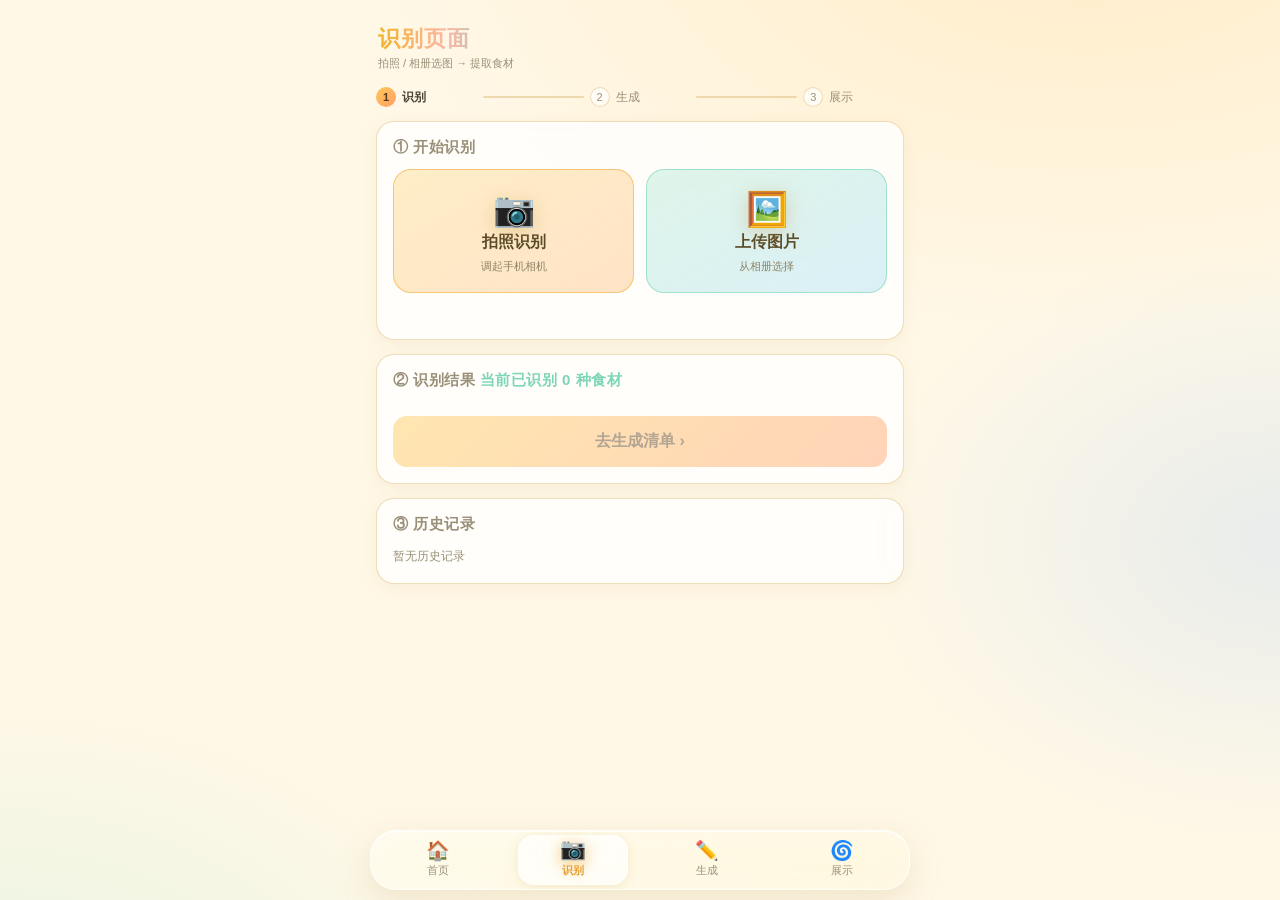
<file: scan.html>
<!DOCTYPE html>
<html lang="zh-CN">
<head>
<meta charset="UTF-8">
<meta name="viewport" content="width=device-width, initial-scale=1.0, maximum-scale=1.0, user-scalable=no, viewport-fit=cover">
<meta name="theme-color" content="#FFF8E7">
<meta name="apple-mobile-web-app-capable" content="yes">
<title>识别 · 流体小票</title>
<link rel="manifest" href="manifest.webmanifest">
<link rel="apple-touch-icon" href="icon.png">
<link rel="stylesheet" href="style.css">
</head>
<body>
<div class="wrap">
  <header>
    <div class="ht">
      <h1>识别页面</h1>
      <p class="sub">拍照 / 相册选图 → 提取食材</p>
    </div>
  </header>

  <!-- 步骤条 -->
  <div class="steps">
    <div class="step active"><span class="dot">1</span>识别</div>
    <div class="step-line"></div>
    <div class="step"><span class="dot">2</span>生成</div>
    <div class="step-line"></div>
    <div class="step"><span class="dot">3</span>展示</div>
  </div>

  <!-- 获取食材 -->
  <div class="card">
    <h2>① 开始识别</h2>
    <div class="scan-actions">
      <label class="scan-choice cam">
        <span class="sc-ico">📷</span>
        <span class="sc-main">拍照识别</span>
        <span class="sc-sub">调起手机相机</span>
        <input type="file" accept="image/*" capture="environment" id="camera-input">
      </label>
      <label class="scan-choice gal">
        <span class="sc-ico">🖼️</span>
        <span class="sc-main">上传图片</span>
        <span class="sc-sub">从相册选择</span>
        <input type="file" accept="image/*" id="gallery-input">
      </label>
    </div>
    <div id="preview"></div>
    <div class="status" id="status"></div>
  </div>

  <!-- 识别结果 -->
  <div class="card">
    <h2>② 识别结果 <span id="counters" style="color:var(--accent2);"></span></h2>
    <div class="tags" id="tags"><p class="hint" style="margin:0;">暂无，识别后自动出现在这里（可点 × 删除）</p></div>
    <div class="foot-actions">
      <button class="big-btn" id="nextBtn" disabled>去生成清单 ›</button>
    </div>
  </div>

  <!-- 历史 -->
  <div class="card">
    <h2>③ 历史记录</h2>
    <div id="history"></div>
  </div>
</div>

<!-- 底部导航 -->
<nav class="tabbar"><div class="tb-in">
  <a data-tab="home" href="index.html"><span class="ti">🏠</span>首页</a>
  <a data-tab="scan" href="scan.html"><span class="ti">📷</span>识别</a>
  <a data-tab="edit" href="edit.html"><span class="ti">✏️</span>生成</a>
  <a data-tab="show" href="show.html"><span class="ti">🌀</span>展示</a>
</div></nav>

<!-- OCR 库（本地优先，失败自动切备用源） -->
<script src="lib/tesseract.min.js"></script>
<script src="app.js"></script>
<script>FC.initScan();</script>
<script>
if('serviceWorker' in navigator){ navigator.serviceWorker.register('sw.js').catch(function(){}); }
</script>
</body>
</html>
</file>
<file: style.css>
:root{
  /* 小清新 · 淡黄奶油主色 */
  --bg:#FFF8E7;
  --panel:rgba(255,255,255,.78);
  --line:rgba(224,194,132,.55);
  --txt:#4A4438;
  --sub:#9A9079;
  --accent:#FFC857;      /* 主色 · 暖黄 */
  --accent2:#7ED6B8;     /* 薄荷绿 */
  --accent3:#FFB5A7;     /* 蜜桃 */
  --accent4:#AED9F0;     /* 天蓝 */
  --danger:#E8786E; --ok:#72C9A0; --radius:18px;
  --deep-ok:#1F5C46;
}
*{box-sizing:border-box; -webkit-tap-highlight-color:transparent;}
html,body{margin:0;padding:0;}
body{
  font-family:-apple-system,BlinkMacSystemFont,"PingFang SC","Microsoft YaHei",sans-serif;
  background:
    radial-gradient(1200px 700px at 85% -10%, rgba(255,205,120,.28), transparent 60%),
    radial-gradient(900px 600px at 0% 115%, rgba(174,232,208,.30), transparent 55%),
    radial-gradient(700px 500px at 100% 60%, rgba(189,214,244,.34), transparent 60%),
    var(--bg);
  color:var(--txt); min-height:100vh; padding-bottom:104px;
}
.wrap{max-width:560px;margin:0 auto;padding:16px 16px 40px;}
header{display:flex;align-items:center;justify-content:space-between;padding:8px 2px 14px;}
header .ht{display:flex;flex-direction:column;gap:2px;}
header h1{margin:0;font-size:22px;font-weight:700;letter-spacing:1px;
  background:linear-gradient(90deg,#F0B429,var(--accent3),var(--accent2));
  -webkit-background-clip:text;background-clip:text;color:transparent;}
header .sub{margin:0;font-size:11px;color:var(--sub);}
.card{background:var(--panel);border:1px solid var(--line);border-radius:var(--radius);
  padding:16px;margin-bottom:14px;
  box-shadow:0 4px 16px rgba(200,168,96,.12);
  backdrop-filter:blur(10px); -webkit-backdrop-filter:blur(10px);}
.card h2{margin:0 0 12px;font-size:15px;color:var(--sub);font-weight:600;letter-spacing:.5px;}
.row{display:flex;gap:10px;flex-wrap:wrap;}
.btn{flex:1;min-width:110px;border:1px solid var(--line);background:rgba(255,255,255,.65);
  color:var(--txt);border-radius:12px;padding:13px 10px;font-size:14px;text-align:center;cursor:pointer;
  display:flex;flex-direction:column;align-items:center;gap:4px;transition:.2s;}
.btn .ico{font-size:20px;}
.btn:hover,.btn:active{background:rgba(255,255,255,.95);}
.btn.primary{background:linear-gradient(135deg,var(--accent),#FF9F68);border:none;color:#56391A;font-weight:700;}
.btn.primary:disabled{opacity:.5;}
.btn.ghost{flex:0 0 auto;padding:13px 18px;font-size:13px;flex-direction:row;}
.btn.sm{flex:0 0 auto;padding:9px 14px;font-size:12.5px;flex-direction:row;}
.big-btn{display:block;width:100%;border:none;background:linear-gradient(135deg,var(--accent),#FF9F68);
  color:#56391A;border-radius:14px;padding:15px;font-size:16px;font-weight:700;text-align:center;cursor:pointer;transition:.2s;}
.big-btn:disabled{opacity:.45;cursor:default;}
.big-btn:active{transform:scale(.99);}
.big-btn.sec{background:linear-gradient(135deg,rgba(255,255,255,.9),rgba(255,246,224,.85));color:var(--txt);border:1px solid var(--line);}
textarea{width:100%;min-height:96px;background:rgba(255,255,255,.82);color:var(--txt);
  border:1px solid var(--line);border-radius:12px;padding:10px 12px;font-size:14px;resize:vertical;
  font-family:inherit;line-height:1.6;}
textarea::placeholder{color:#B8AC92;}
#preview{display:none;margin-top:12px;border-radius:12px;overflow:hidden;border:1px solid var(--line);}
#preview img{width:100%;display:block;}
.status{font-size:13px;color:var(--sub);margin-top:10px;min-height:20px;line-height:1.5;}
.status.done{color:#2F8F6E;}
.status.err{color:var(--danger);}
.tags{display:flex;flex-wrap:wrap;gap:8px;margin-top:10px;}
.tag{background:rgba(255,200,120,.25);border:1px solid rgba(240,178,72,.6);color:#A16207;
  border-radius:20px;padding:4px 12px;font-size:12.5px;display:flex;align-items:center;gap:6px;}
.tag button{background:none;border:none;color:var(--danger);font-size:15px;cursor:pointer;padding:0 2px;}
.chip{background:rgba(174,232,208,.3);border:1px solid rgba(126,214,184,.6);color:#2F7F63;
  border-radius:20px;padding:5px 12px;font-size:12.5px;margin:0 8px 6px 0;display:inline-block;}
.hint{font-size:12px;color:var(--sub);line-height:1.7;margin:6px 0 0;}
input[type=file]{display:none;}

/* ============ 步骤条 ============ */
.steps{display:flex;align-items:center;gap:6px;padding:2px 0 14px;}
.step{flex:1;display:flex;align-items:center;gap:6px;font-size:12px;color:var(--sub);}
.step .dot{width:20px;height:20px;border-radius:50%;border:1px solid var(--line);color:var(--sub);
  font-size:11px;display:flex;align-items:center;justify-content:center;flex:0 0 auto;
  background:rgba(255,255,255,.7);}
.step.active{color:var(--txt);font-weight:600;}
.step.active .dot{background:linear-gradient(135deg,var(--accent),#FF9F68);border:none;color:#56391A;font-weight:700;}
.step.done .dot{background:rgba(174,232,208,.55);border-color:var(--accent2);color:#1F5C46;}
.step-line{flex:1;height:2px;background:var(--line);border-radius:2px;}
.steps.two .step-line{flex:0 0 22px;}

/* ============ 底部导航（镂空玻璃态） ============ */
.tabbar{position:fixed;left:10px;right:10px;z-index:50;max-width:540px;margin:0 auto;
  bottom:calc(10px + env(safe-area-inset-bottom,0px));
  background:linear-gradient(160deg, rgba(255,255,255,.44), rgba(255,248,232,.26));
  border:1px solid rgba(255,255,255,.72);
  border-radius:26px;
  box-shadow:0 10px 32px rgba(180,150,80,.20), inset 0 1px 0 rgba(255,255,255,.9);
  backdrop-filter:blur(22px) saturate(175%); -webkit-backdrop-filter:blur(22px) saturate(175%);
  overflow:hidden;}
.tabbar::before{content:"";position:absolute;left:8%;right:8%;top:0;height:1px;z-index:2;
  background:linear-gradient(90deg,transparent,rgba(255,255,255,.96),transparent);}
.tabbar .tb-in{max-width:540px;margin:0 auto;display:flex;position:relative;z-index:1;}
.tabbar a{flex:1;display:flex;flex-direction:column;align-items:center;gap:3px;
  padding:10px 0 11px;color:var(--sub);text-decoration:none;font-size:11px;position:relative;
  transition:color .25s ease, transform .16s ease;}
.tabbar a .ti{font-size:19px;line-height:1;
  transition:transform .25s cubic-bezier(.34,1.56,.64,1), filter .25s ease;}
.tabbar a:active{transform:scale(.96);}
.tabbar a.on{color:#E89B2E;font-weight:600;text-shadow:0 1px 8px rgba(255,220,150,.4);}
.tabbar a.on .ti{transform:translateY(-2px) scale(1.10);
  filter:drop-shadow(0 3px 7px rgba(240,180,80,.6));}
.tabbar a.on::after{content:"";position:absolute;inset:4px 12px;z-index:-1;border-radius:16px;
  background:rgba(255,255,255,.55);
  box-shadow:0 2px 12px rgba(200,160,70,.20), inset 0 0 0 1px rgba(255,255,255,.65);
  backdrop-filter:blur(6px); -webkit-backdrop-filter:blur(6px);
  animation:navPop .30s cubic-bezier(.34,1.56,.64,1) both;}
@keyframes navPop{0%{transform:scale(.55);opacity:0;}100%{transform:scale(1);opacity:1;}}

/* ============ 首页 ============ */
.hero{text-align:center;padding:34px 16px 18px;}
.hero .logo{font-size:46px;display:block;margin-bottom:10px;
  animation:floatY 3.6s ease-in-out infinite;}
@keyframes floatY{0%,100%{transform:translateY(0);}50%{transform:translateY(-8px);}}
.hero h2{margin:6px 0;font-size:20px;letter-spacing:1px;
  background:linear-gradient(90deg,#F0A32E,var(--accent3),var(--accent2));
  -webkit-background-clip:text;background-clip:text;color:transparent;}
.hero p{margin:6px auto 0;font-size:13px;color:var(--sub);max-width:300px;line-height:1.7;}
.home-card{display:flex;align-items:center;gap:14px;padding:16px;margin-bottom:12px;}
.home-card .hc-ico{width:52px;height:52px;flex:0 0 auto;border-radius:16px;font-size:25px;
  display:flex;align-items:center;justify-content:center;
  background:rgba(255,200,120,.32);border:1px solid rgba(240,178,72,.6);}
.home-card h3{margin:0 0 4px;font-size:16px;}
.home-card p{margin:0;font-size:12px;color:var(--sub);line-height:1.6;}
.home-card .hc-go{margin-left:auto;color:var(--sub);font-size:20px;}
.home-card:hover{background:rgba(255,255,255,.95);}
.home-note{padding:14px 16px;}
.home-note h4{margin:0 0 10px;font-size:14px;color:var(--sub);}

/* ============ 灵动岛舞台（展示页） ============ */
.stage{position:relative;border-radius:var(--radius);overflow:hidden;border:1px solid var(--line);
  min-height:120px;
  background:
    radial-gradient(500px 300px at 20% 10%, rgba(255,200,120,.40), transparent 60%),
    radial-gradient(420px 320px at 85% 85%, rgba(174,232,208,.38), transparent 60%),
    radial-gradient(300px 260px at 70% 15%, rgba(255,181,167,.30), transparent 60%),
    #FFF9E8;}
.stage::before{content:"";position:absolute;inset:-40%;pointer-events:none;
  background:
    radial-gradient(60% 40% at 30% 40%, rgba(255,215,150,.35), transparent 70%),
    radial-gradient(50% 35% at 70% 60%, rgba(160,225,195,.30), transparent 70%);
  animation:flow 12s ease-in-out infinite;}
@keyframes flow{
  0%,100%{transform:translate(0,0) scale(1);}
  33%{transform:translate(3%,-3%) scale(1.05);}
  66%{transform:translate(-3%,2%) scale(.98);}
}
.island{position:relative;z-index:3;margin:14px auto 4px;width:210px;height:34px;
  border-radius:20px;background:#111118;box-shadow:0 2px 16px rgba(120,90,30,.28), inset 0 0 0 1px rgba(255,255,255,.10);
  display:flex;align-items:center;justify-content:center;gap:8px;overflow:hidden;}
.island-ico{font-size:15px;}
.island-text{font-size:13px;font-weight:600;color:#FFF9EC;white-space:nowrap;}
.island-count{font-size:11px;color:#FFF3D6;background:rgba(255,200,120,.30);
  border-radius:10px;padding:1px 8px;}
.island-wave{position:absolute;inset:0;z-index:-1;opacity:.5;pointer-events:none;
  background:linear-gradient(90deg,transparent,rgba(255,214,140,.75),transparent);
  background-size:200% 100%;animation:islandShift 3.5s linear infinite;}
@keyframes islandShift{0%{background-position:200% 0;}100%{background-position:-200% 0;}}
.list{position:relative;z-index:2;padding:12px 10px 20px;}
.list-empty{width:100%;text-align:center;color:#B4A887;font-size:14px;line-height:1.9;padding:50px 10px;}

/* 单行：名称 数量 方框（奶油糖果卡片） */
.row-item{position:relative;display:flex;align-items:center;gap:10px;width:100%;
  background:linear-gradient(160deg, rgba(255,255,255,.96), rgba(255,248,232,.92));
  border:1px solid rgba(240,208,150,.65);
  border-radius:16px;padding:10px 12px;margin-bottom:10px;
  box-shadow:0 3px 12px rgba(190,158,90,.16);
  transition:border-color .2s;cursor:pointer;}
.row-item::before{content:"";position:absolute;top:5px;left:20px;width:34px;height:9px;
  background:rgba(255,255,255,.85);border-radius:50%;filter:blur(3px);pointer-events:none;}
.row-item:active{transform:scale(.99);}
.r-name{flex:0 0 auto;min-width:64px;font-size:15px;font-weight:700;color:#5A4B28;text-shadow:0 1px 0 rgba(255,255,255,.7);}
.r-qty{flex:1;margin:0 4px;min-width:0;}
.qty-input{width:100%;background:rgba(255,255,255,.9);border:1px solid rgba(228,200,138,.7);
  color:var(--txt);border-radius:10px;padding:8px 10px;font-size:14px;text-align:center;outline:none;
  font-family:inherit;-webkit-appearance:none;}
.qty-input:focus{border-color:var(--accent);background:#fff;}
.qty-input::placeholder{color:#B8AC92;font-size:12.5px;}
.box{width:28px;height:28px;border-radius:9px;border:2px solid rgba(210,175,105,.8);
  flex:0 0 auto;display:flex;align-items:center;justify-content:center;
  font-size:17px;font-weight:700;color:transparent;
  background:rgba(255,255,255,.75);transition:.18s;cursor:pointer;}
.row-item.done{border-color:var(--ok);
  background:linear-gradient(160deg, rgba(198,244,222,.55), rgba(235,250,242,.7));}
.row-item.done .box{border-color:var(--ok);background:var(--ok);color:#FFF;animation:checkPop .3s ease;}
.row-item.done .r-name{opacity:.7;text-decoration:line-through;text-decoration-color:var(--accent2);text-decoration-thickness:2px;}
@keyframes checkPop{0%{transform:scale(.4);}70%{transform:scale(1.25);}100%{transform:scale(1);}}
.row-item.pop{pointer-events:none;animation:rowPop .55s ease-in forwards;}
@keyframes rowPop{
  0%{opacity:1;transform:scale(1);filter:blur(0);}
  35%{opacity:1;transform:scale(1.04);filter:blur(1px);}
  100%{opacity:0;transform:translateY(-34px) scale(.6);filter:blur(7px);}
}
.row-item.pop::after{content:"";position:absolute;left:70%;top:50%;width:10px;height:10px;border-radius:50%;
  background:radial-gradient(circle,var(--accent),transparent 70%);
  animation:dropKf .5s ease-out forwards;}
@keyframes dropKf{
  0%{opacity:1;transform:translate(-50%,-50%) scale(1);}
  100%{opacity:0;transform:translate(calc(-50% + 40px), calc(-50% - 34px)) scale(.2);}
}
.meta{font-size:12px;color:var(--sub);margin-top:10px;display:flex;justify-content:space-between;align-items:center;}
.meta button{background:rgba(255,255,255,.7);border:1px solid var(--line);color:var(--sub);border-radius:8px;padding:4px 10px;font-size:12px;cursor:pointer;}
.meta button:disabled{opacity:.35;cursor:default;}
.legend{font-size:11px;color:#A69C82;margin-top:8px;line-height:1.6;}

/* ============ 生成页清单编辑 ============ */
.edit-item{display:flex;align-items:center;gap:10px;padding:9px 12px;margin-bottom:9px;
  background:rgba(255,255,255,.7);border:1px solid var(--line);border-radius:14px;}
.edit-item .e-name{flex:0 0 auto;min-width:74px;font-size:14.5px;font-weight:600;color:#5A4B28;}
.edit-item .e-qty{flex:1;min-width:0;}
.edit-item .qty-input{text-align:left;padding:7px 10px;font-size:13.5px;}
.edit-item .e-del{flex:0 0 auto;width:30px;height:30px;border-radius:9px;border:1px solid rgba(232,120,110,.5);
  background:rgba(255,236,233,.6);color:var(--danger);font-size:15px;cursor:pointer;display:flex;align-items:center;justify-content:center;}
.foot-actions{display:flex;gap:10px;margin-top:14px;}
.foot-actions .big-btn{flex:1;}

/* 历史列表 */
.hist-item{padding:8px 0;border-bottom:1px solid var(--line);font-size:13px;}
.hist-item .h-time{color:var(--sub);font-size:11px;}

/* ============ 页面切换动画 ============ */
/* 支持 View Transitions 的浏览器（Chrome/Edge 126+、Safari 18+）页面间自动丝滑过渡；
   不支持的浏览器静默跳过，不影响使用 */
@view-transition { navigation: auto; }
::view-transition-old(root){ animation:vtOld .32s cubic-bezier(.4,0,.2,1) both; }
::view-transition-new(root){ animation:vtNew .32s cubic-bezier(.4,0,.2,1) both; }
@keyframes vtOld{ from{opacity:1;transform:translateX(0) scale(1);} to{opacity:0;transform:translateX(-7%) scale(.985);} }
@keyframes vtNew{ from{opacity:0;transform:translateX(7%) scale(.985);} to{opacity:1;transform:translateX(0) scale(1);} }

/* 页面首次加载内容上浮入场 */
@keyframes riseIn{from{opacity:0;transform:translateY(16px);}to{opacity:1;transform:translateY(0);}}
.wrap>header{animation:riseIn .38s cubic-bezier(.22,.9,.24,1) both;}
.wrap>.hero{animation:riseIn .42s cubic-bezier(.22,.9,.24,1) both;}
.wrap>.steps{animation:riseIn .38s cubic-bezier(.22,.9,.24,1) both;}
.wrap>.card{animation:riseIn .40s cubic-bezier(.22,.9,.24,1) both;}

/* 系统开启“减少动态效果”时全部关闭，保证舒适性 */
@media (prefers-reduced-motion: reduce){
  .tabbar,.tabbar a,.tabbar a.on,.tabbar a.on::after,.wrap>*{animation:none !important;transition:none !important;}
}

/* ============ v6：历史记录下拉表格 / 名称编辑 / 新增按钮 ============ */
.hist-tbl{width:100%;border-collapse:collapse;font-size:12.5px;}
.hist-tbl th{text-align:left;color:var(--sub);font-weight:600;font-size:11px;padding:4px 6px;border-bottom:1px solid var(--line);}
.hist-tbl .h-cnt-h{width:56px;text-align:center;}
.hist-tbl .h-op{width:64px;text-align:right;}
.hist-row td{padding:9px 6px;border-bottom:1px dashed rgba(224,194,132,.45);cursor:pointer;transition:background .2s;}
.hist-row:hover td{background:rgba(255,248,232,.7);}
.hist-row.open td{border-bottom:none;}
.h-chev{display:inline-block;width:18px;color:var(--sub);transition:transform .22s;font-size:10px;}
.hist-row.open .h-chev{transform:rotate(180deg);color:var(--accent);}
.h-time{font-weight:600;color:#7A6A44;}
.h-cnt{text-align:center;color:var(--sub);}
.h-btn{background:rgba(255,255,255,.75);border:1px solid var(--line);color:#E89B2E;border-radius:9px;padding:3px 11px;font-size:12px;cursor:pointer;transition:.2s;}
.h-btn:active{transform:scale(.96);}
.hist-detail{display:none;}
.hist-detail td{padding:2px 6px 10px;}
.hist-detail.open{display:table-row;}
.h-detail{display:flex;flex-wrap:wrap;gap:6px;background:rgba(255,248,232,.65);border-radius:12px;padding:9px;}
.h-chip{cursor:pointer;margin:0;transition:transform .15s;}
.h-chip:active{transform:scale(.95);}
.e-name-inp{width:100%;min-width:76px;background:transparent;border:none;border-bottom:1.5px dashed rgba(124,108,101,.35);color:#5A4B28;font-weight:700;font-size:14.5px;padding:2px 2px 4px;outline:none;font-family:inherit;}
.e-name-inp:focus{border-color:var(--accent);}
.add-row-btn{display:block;width:100%;margin-top:10px;padding:11px;border:1.5px dashed rgba(240,178,72,.65);background:rgba(255,255,255,.55);color:#B7791F;border-radius:12px;font-size:13.5px;cursor:pointer;text-align:center;transition:.2s;font-family:inherit;}
.add-row-btn:hover{background:rgba(255,255,255,.85);color:#E89B2E;}
.add-row-btn:active{transform:scale(.98);}

/* ============ v7：生成页按钮统一 / 历史下拉+左滑删除 / 出发提示框 ============ */
/* 生成页三个小按钮：等宽、单行、图标+文字一致 */
.mini-actions{display:flex;gap:8px;}
.mini-actions .btn{flex:1;min-width:0;flex-direction:row;align-items:center;justify-content:center;
  gap:5px;padding:11px 4px;font-size:12.5px;white-space:nowrap;border-radius:12px;color:var(--sub);}
.mini-actions .btn .mico{font-size:15px;line-height:1;}
.mini-actions .btn.hot{background:linear-gradient(135deg,rgba(255,200,120,.50),rgba(255,240,210,.72));
  border-color:rgba(240,178,72,.75);color:#9A6210;font-weight:600;}
.mini-actions .btn.danger{color:#C05B4F;}

/* 历史记录：下拉菜单折叠条 */
.hist-bar{display:flex;width:100%;align-items:center;justify-content:space-between;gap:8px;
  border:1px solid var(--line);background:linear-gradient(160deg,rgba(255,255,255,.9),rgba(255,248,232,.75));
  border-radius:12px;padding:10px 12px;font-size:13px;font-weight:600;color:#7A6A44;
  cursor:pointer;font-family:inherit;margin-bottom:8px;transition:.2s;}
.hist-bar:active{transform:scale(.99);}
.hist-bar .ht-chev{color:var(--accent);font-size:12px;transition:transform .22s;}
.hist-bar.collapsed .ht-chev{transform:rotate(-90deg);}

/* 历史条目：左滑删除容器 */
.h-swipe{position:relative;overflow:hidden;border-radius:14px;margin-bottom:10px;
  border:1px solid rgba(228,200,138,.55);background:#fff;touch-action:pan-y;}
.h-del{position:absolute;top:0;right:0;bottom:0;width:76px;border:none;
  background:linear-gradient(135deg,#FF8E7A,#E8604F);color:#fff;font-size:13px;font-weight:700;cursor:pointer;
  display:flex;align-items:center;justify-content:center;letter-spacing:1px;}
.h-main{position:relative;z-index:1;background:rgba(255,255,255,.97);will-change:transform;}
.h-swipe.open .h-main{transform:translateX(-76px);}
.h-head{display:flex;align-items:center;gap:8px;padding:12px;cursor:pointer;background:rgba(255,255,255,.97);}
.h-head:active{background:rgba(255,248,232,.85);}
.h-head .h-chev{width:14px;color:var(--sub);transition:transform .22s;font-size:10px;flex:0 0 auto;}
.h-head .h-time{flex:1;font-size:13px;font-weight:600;color:#7A6A44;
  white-space:nowrap;overflow:hidden;text-overflow:ellipsis;text-align:left;}
.h-head .h-cnt{color:var(--sub);font-size:12px;flex:0 0 auto;}
.h-head .h-btn{flex:0 0 auto;background:rgba(255,255,255,.75);border:1px solid var(--line);color:#E89B2E;
  border-radius:9px;padding:3px 11px;font-size:12px;cursor:pointer;transition:.2s;}
.h-head .h-btn:active{transform:scale(.96);}
.h-detail{display:none;padding:0 12px 12px;background:rgba(255,255,255,.97);}
.h-detail.open{display:block;}
.h-detail-in{background:rgba(255,248,232,.7);border-radius:12px;padding:9px;display:flex;flex-wrap:wrap;gap:6px;}
.h-detail-in .h-chip{margin:0;cursor:pointer;transition:transform .15s;}
.h-detail-in .h-chip:active{transform:scale(.95);}

/* 出发提示框（全部备好后弹出） */
.finish-overlay{position:fixed;inset:0;z-index:100;display:flex;align-items:center;justify-content:center;
  background:rgba(64,47,14,.45);backdrop-filter:blur(8px);-webkit-backdrop-filter:blur(8px);
  animation:riseIn .35s ease both;padding:20px;}
.finish-overlay[hidden]{display:none;}
.finish-card{width:100%;max-width:340px;background:linear-gradient(165deg,#FFFDF4,#FFF3D6);
  border:1px solid rgba(255,200,120,.85);border-radius:24px;padding:26px 20px 20px;text-align:center;
  box-shadow:0 18px 50px rgba(120,80,10,.35), inset 0 0 0 2px rgba(255,255,255,.65);
  position:relative;overflow:hidden;}
.finish-card::before{content:"";position:absolute;left:50%;top:50%;width:220%;height:220%;
  transform:translate(-50%,-50%);
  background:conic-gradient(from 0deg, rgba(255,185,90,.16), transparent 30%, rgba(126,214,184,.16), transparent 60%, rgba(174,217,240,.16), transparent 85%);
  animation:spinKf 7s linear infinite;pointer-events:none;}
@keyframes spinKf{to{transform:translate(-50%,-50%) rotate(360deg);}}
.finish-emoji{font-size:52px;line-height:1;animation:bounceKf .9s ease infinite;}
@keyframes bounceKf{0%,100%{transform:translateY(0);}50%{transform:translateY(-7px);}}
.finish-title{position:relative;font-size:25px;font-weight:800;margin-top:10px;letter-spacing:1px;
  background:linear-gradient(90deg,#F0A32E,#FF7E67,#F0A32E);background-size:200% auto;
  -webkit-background-clip:text;background-clip:text;color:transparent;animation:shimmerKf 2.4s linear infinite;}
@keyframes shimmerKf{to{background-position:-200% center;}}
.finish-sub{position:relative;margin-top:9px;font-size:13px;color:var(--sub);}
.finish-actions{display:flex;gap:10px;margin-top:18px;position:relative;z-index:1;}
.finish-actions .big-btn{padding:12px;font-size:14px;}

/* ============ v10：命名/分类/识别改版 ============ */
/* 识别页：拍照 / 上传 大卡片 */
.scan-actions{display:flex;gap:12px;}
.scan-choice{position:relative;flex:1;display:flex;flex-direction:column;align-items:center;gap:6px;
  padding:22px 10px 18px;border-radius:18px;cursor:pointer;overflow:hidden;transition:transform .18s;
  text-align:center;}
.scan-choice:active{transform:scale(.97);}
.scan-choice.cam{background:linear-gradient(150deg,rgba(255,216,130,.42),rgba(253,177,96,.34));
  border:1.5px solid rgba(240,178,72,.65);}
.scan-choice.gal{background:linear-gradient(150deg,rgba(174,232,208,.40),rgba(148,214,240,.34));
  border:1.5px solid rgba(126,214,184,.65);}
.scan-choice .sc-ico{font-size:34px;line-height:1;filter:drop-shadow(0 4px 10px rgba(190,150,70,.35));}
.scan-choice .sc-main{font-size:15.5px;font-weight:700;color:#5A4B28;}
.scan-choice .sc-sub{font-size:11px;color:#8F8368;line-height:1.4;}
.scan-choice input{position:absolute;inset:0;opacity:0;cursor:pointer;}

/* 清单·名称 / 分类 */
.lm-kind{padding:12px;margin-bottom:12px;border:1px dashed rgba(240,178,72,.6);
  border-radius:14px;background:rgba(255,250,238,.6);}
.lm-row{display:flex;align-items:center;gap:10px;margin-bottom:10px;}
.lm-row:last-child{margin-bottom:0;}
.lm-label{flex:0 0 auto;font-size:13px;font-weight:600;color:#7A6A44;min-width:60px;}
.lm-name-inp{flex:1;min-width:0;background:rgba(255,255,255,.9);border:1.5px solid rgba(228,200,138,.7);
  color:var(--txt);border-radius:10px;padding:9px 12px;font-size:14px;outline:none;font-family:inherit;}
.lm-name-inp:focus{border-color:var(--accent);background:#fff;}
.lm-name-inp::placeholder{color:#B8AC92;font-size:12.5px;}
.lm-cat-flex{flex:1;display:flex;align-items:center;gap:8px;min-width:0;}
.cat-bar{display:flex;gap:6px;overflow-x:auto;flex:1;min-width:0;padding:2px;scrollbar-width:none;}
.cat-bar::-webkit-scrollbar{display:none;}
.cat-chip{flex:0 0 auto;border:1px solid rgba(228,200,138,.7);background:rgba(255,255,255,.85);
  color:#7A6A44;border-radius:18px;padding:7px 13px;font-size:12.5px;cursor:pointer;white-space:nowrap;
  font-family:inherit;transition:.18s;}
.cat-chip:active{transform:scale(.95);}
.cat-chip.on{background:linear-gradient(135deg,var(--accent),#FF9F68);border-color:transparent;
  color:#56391A;font-weight:700;box-shadow:0 3px 10px rgba(240,170,70,.35);}

/* 历史条目：分类小徽章 */
.h-cat-tag{flex:0 0 auto;background:rgba(174,232,208,.35);border:1px solid rgba(126,214,184,.7);
  color:#2F7F63;font-size:10.5px;border-radius:10px;padding:2px 8px;white-space:nowrap;}

/* 展示页：清单名称 / 分类信息条 */
.show-info{display:none;align-items:center;gap:8px;flex-wrap:wrap;margin-bottom:12px;}
.si-name{font-size:16px;font-weight:700;color:#5A4B28;
  word-break:break-all;}
.si-cat{background:rgba(174,232,208,.35);border:1px solid rgba(126,214,184,.7);color:#2F7F63;
  font-size:11.5px;border-radius:10px;padding:2px 10px;}

/* ============ v11：生成页产物视图（只读展示） ============ */
.pv-card{padding:18px 16px 16px;}
.pv-head{display:flex;align-items:flex-start;justify-content:space-between;gap:10px;
  margin-bottom:14px;padding-bottom:12px;border-bottom:1.5px solid rgba(240,178,72,.35);}
.pv-title-row{display:flex;align-items:center;gap:8px;flex-wrap:wrap;min-width:0;}
.pv-name{font-size:18px;font-weight:800;color:#4E421F;line-height:1.35;word-break:break-all;}
.pv-cat{background:rgba(174,232,208,.35);border:1px solid rgba(126,214,184,.7);color:#2F7F63;
  font-size:11.5px;border-radius:10px;padding:2px 10px;flex:0 0 auto;}
.pv-count{flex:0 0 auto;color:#A99E83;font-size:12.5px;padding-top:4px;}
.pv-item{display:flex;align-items:center;justify-content:space-between;gap:12px;
  padding:13px 2px;border-bottom:1px dashed rgba(228,200,138,.45);}
.pv-item:last-child{border-bottom:none;}
.pv-i-name{font-size:15px;font-weight:600;color:var(--txt);word-break:break-all;}
.pv-i-qty{font-size:13.5px;color:#9A8E72;flex:0 0 auto;}
</file>
